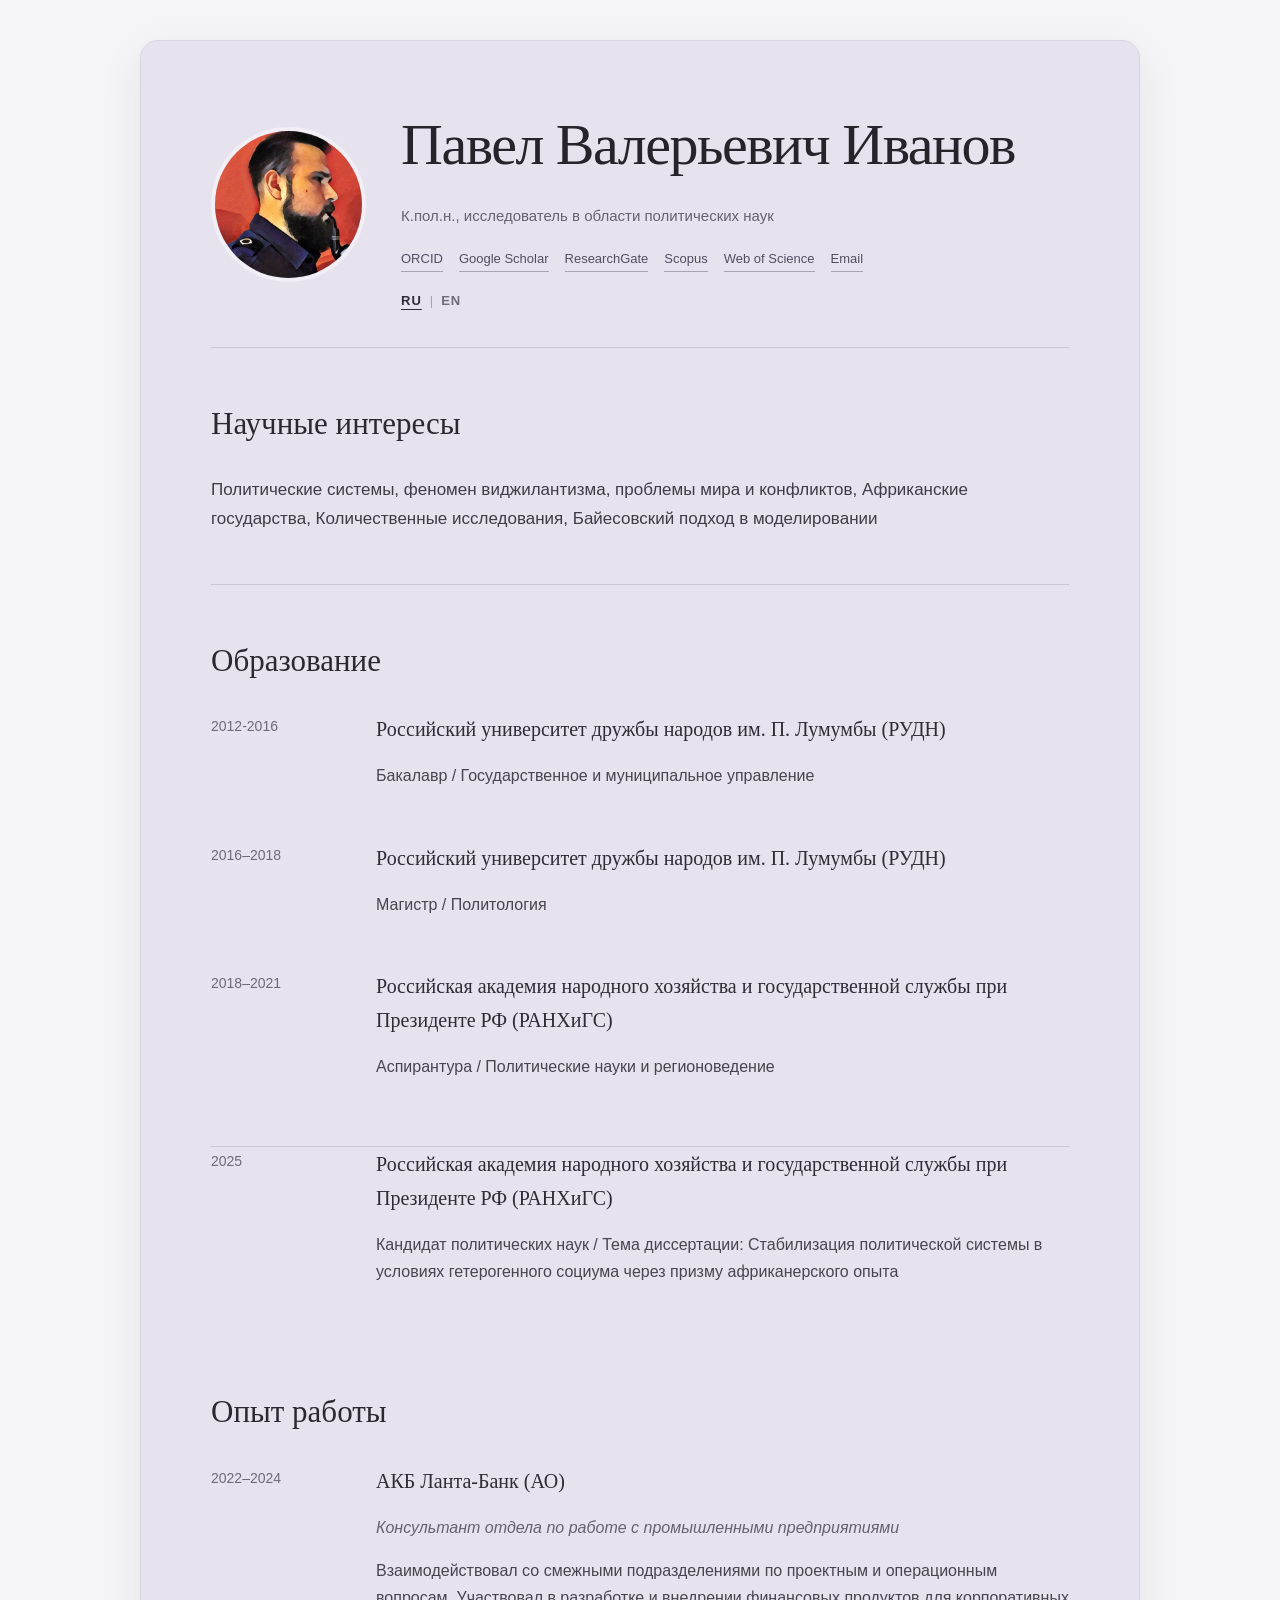
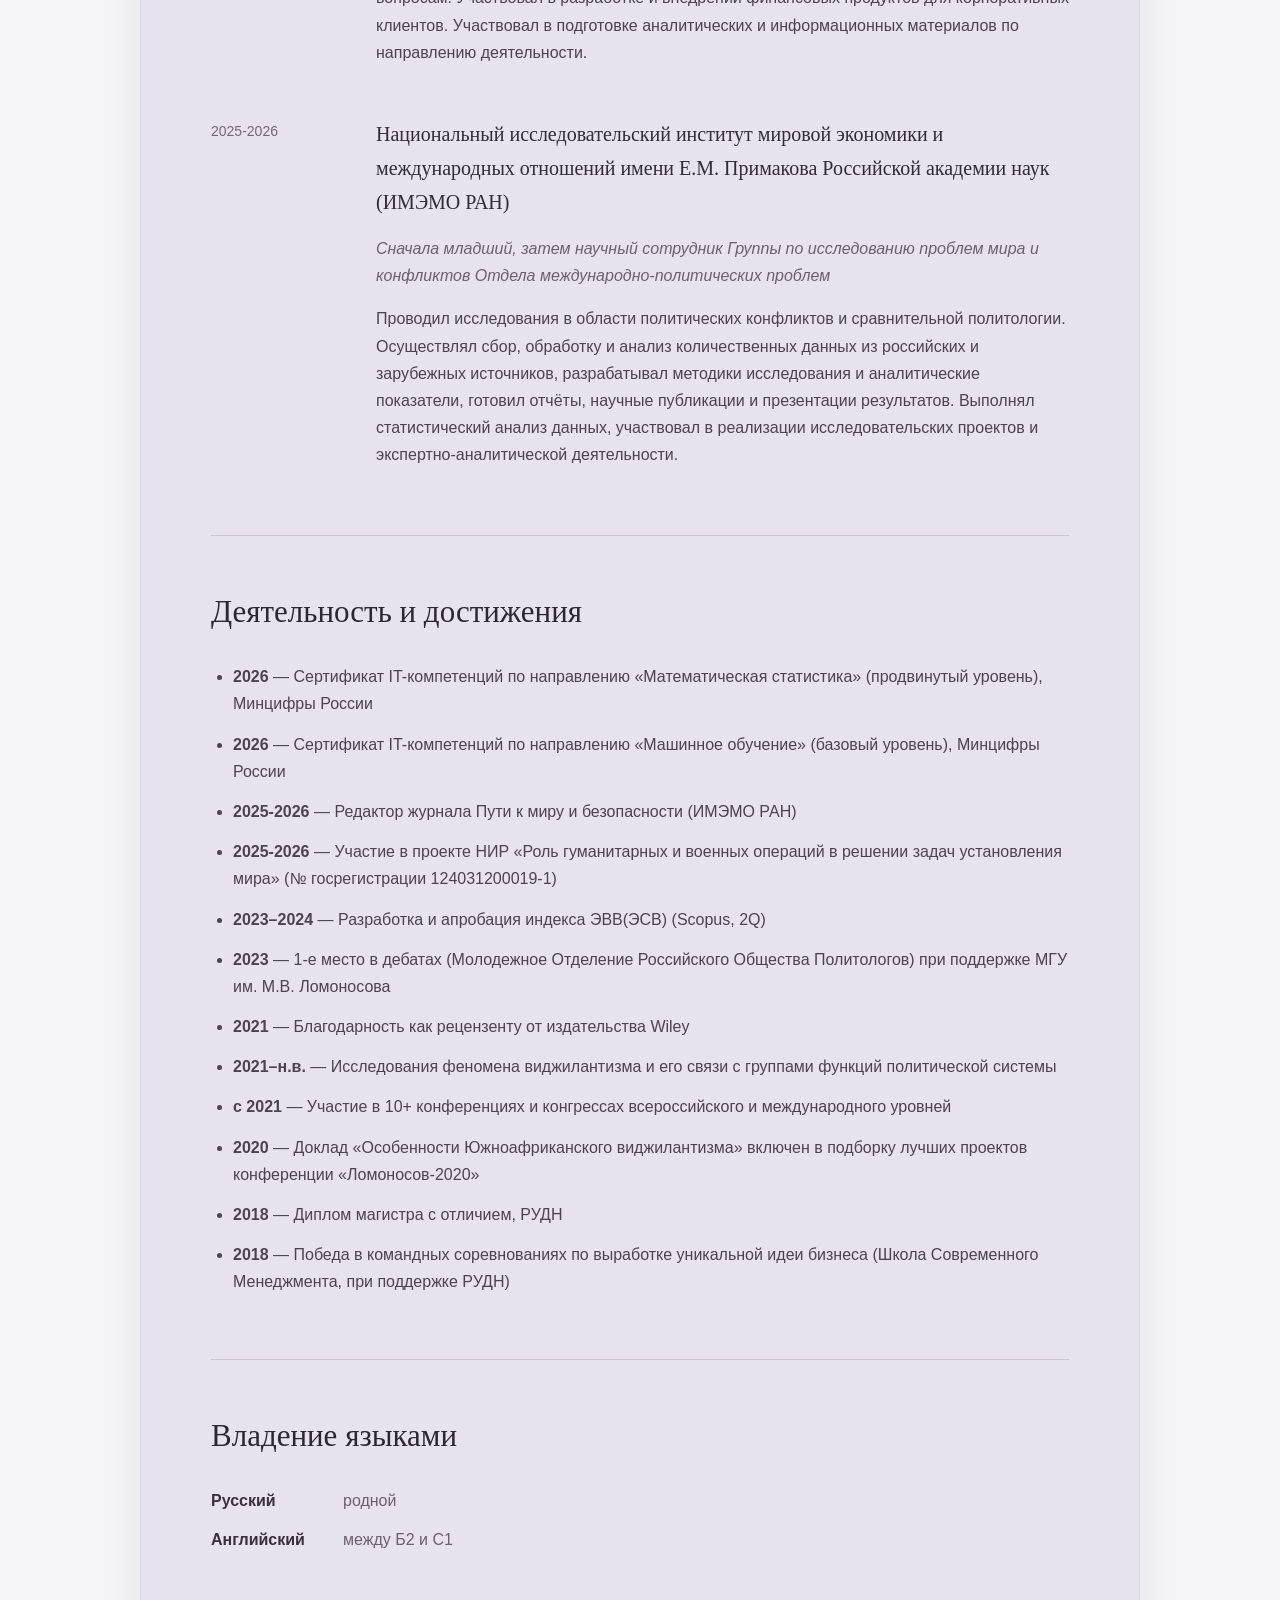
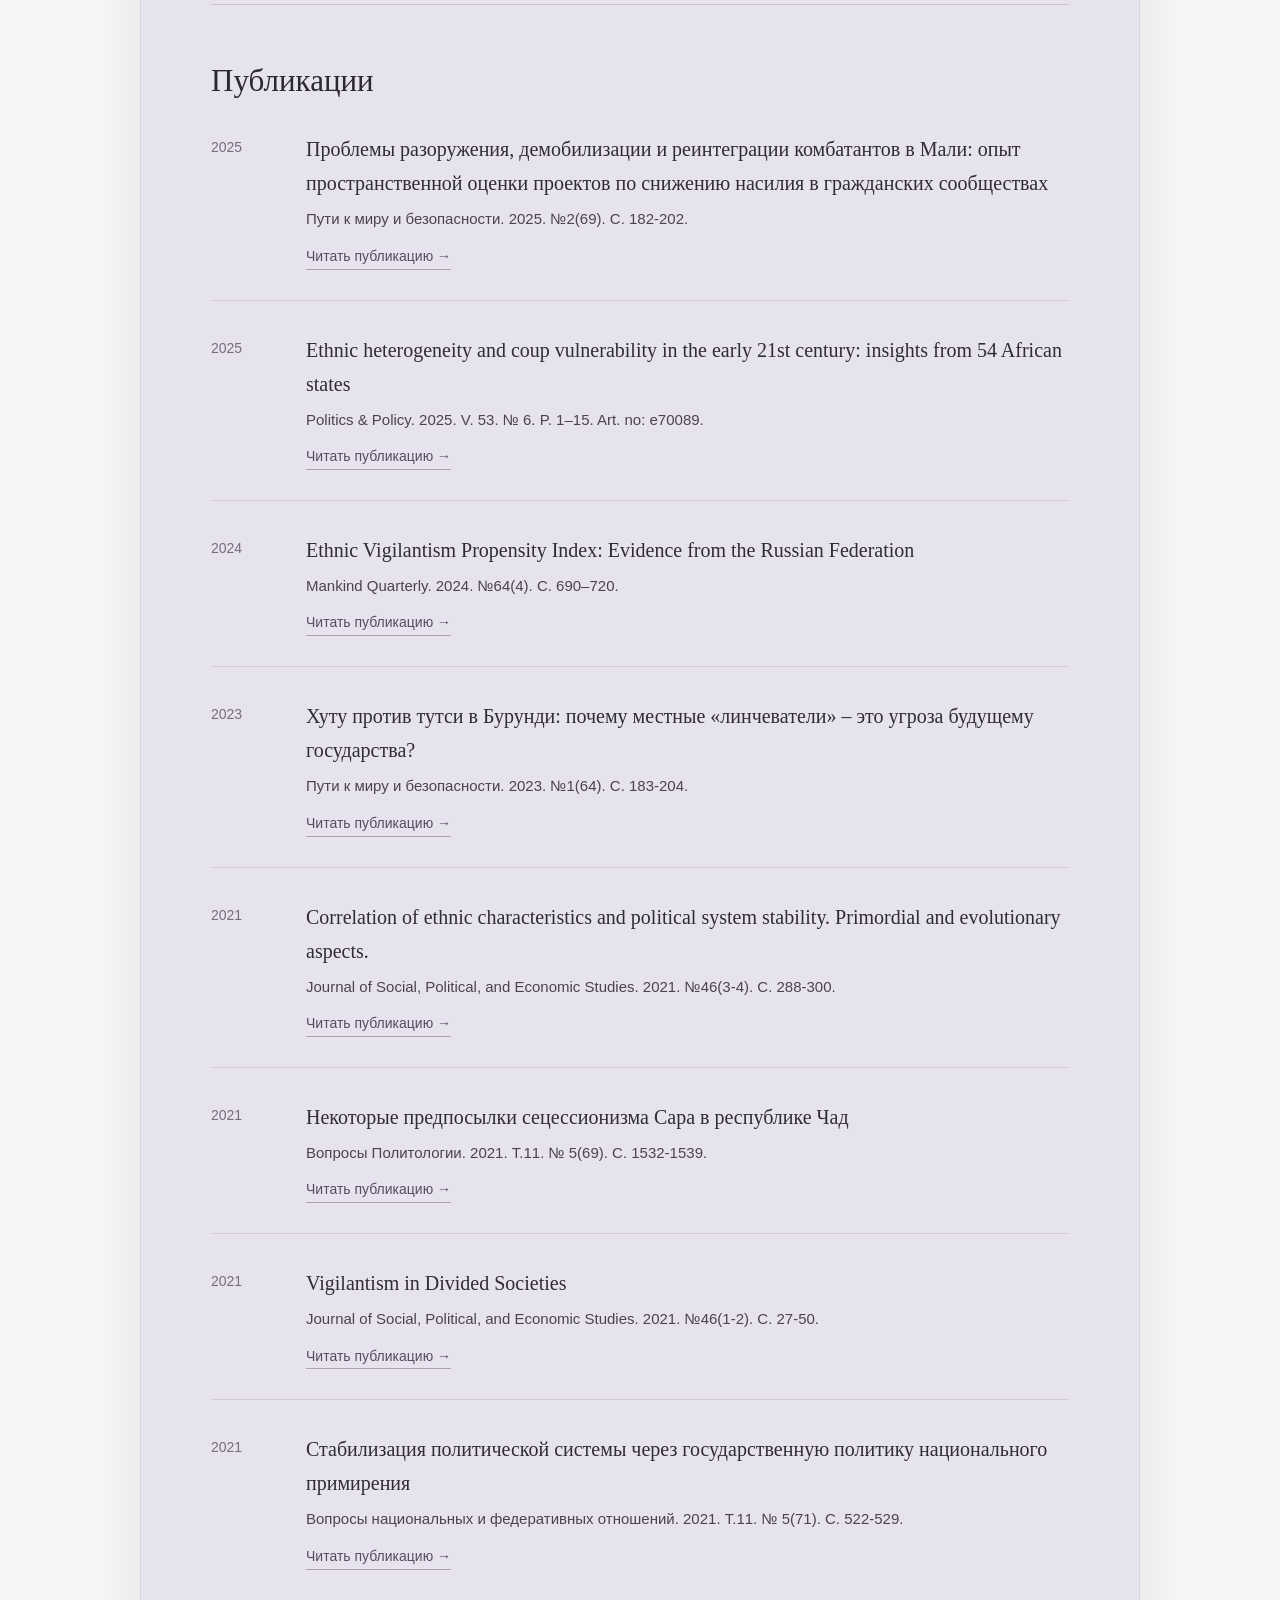
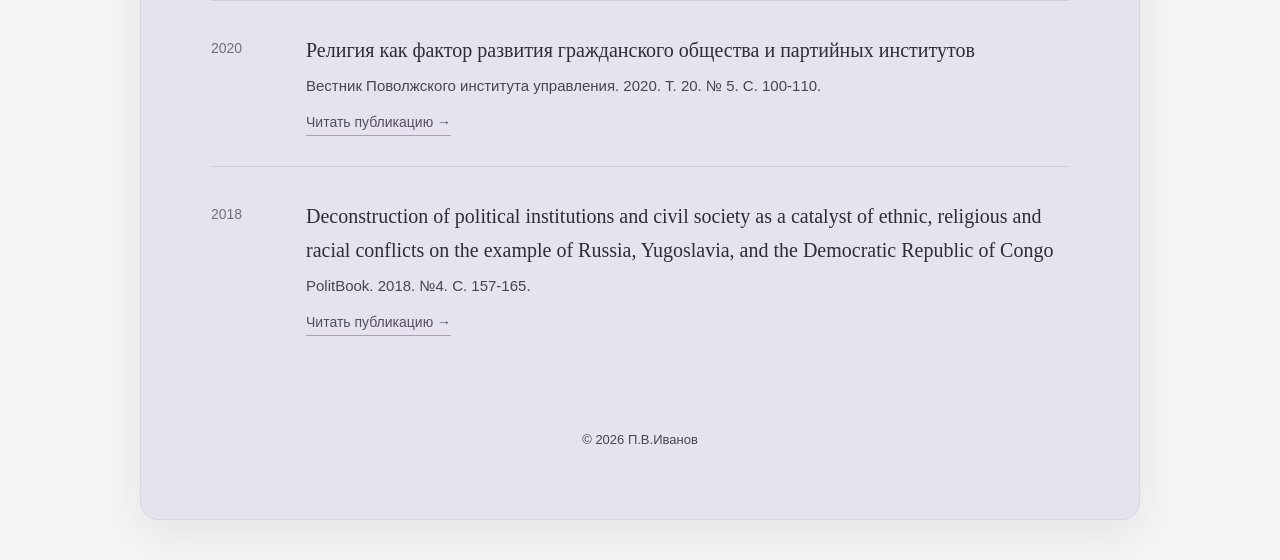
<file: index.html>
<!DOCTYPE html>
<html lang="ru">

<head>

    <meta charset="UTF-8">

    <meta name="viewport" content="width=device-width, initial-scale=1.0">

    <!-- ВСТАВЬТЕ СЮДА ФИО -->
    <title>Иванов Павел Валерьевич</title>

    <!-- ВСТАВЬТЕ СЮДА КРАТКОЕ ОПИСАНИЕ -->
    <meta
        name="description"
        content=" К.пол. н., исследователь в области политических наук."
    >

    <link rel="stylesheet" href="style.css">

</head>


<body>


<div class="page">


    <!-- =====================================================
         ШАПКА
         ===================================================== -->

    <header class="header">


        <!-- ФОТО
             
             Когда будете готовы:

             1. Загрузите фотографию в репозиторий.
             2. Назовите её photo.jpg
             3. Этот код уже будет работать автоматически.

             Пока вместо фотографии показывается заглушка.
        -->

        <div class="photo-container">

            <img
                src="photo.jpg"
                alt="Фотография Иванов П.В."
                class="portrait"
                onerror="this.style.display='none'; this.nextElementSibling.style.display='flex';"
            >

            <div class="photo-placeholder">
                Фото
            </div>

        </div>


        <div class="header-info">


            <!-- ВСТАВЬТЕ СЮДА ФИО -->

            <h1>
                Павел Валерьевич Иванов
            </h1>


            <!-- ВСТАВЬТЕ СЮДА ОБЛАСТЬ ИССЛЕДОВАНИЯ -->

            <p class="subtitle">
                К.пол.н., исследователь в области политических наук
            </p>


            <!-- =================================================
                 НАУЧНЫЕ ПРОФИЛИ И КОНТАКТЫ
                 ================================================= -->

            <div class="profile-links">


                <!-- ORCID -->

                <!--
                ВСТАВЬТЕ СЮДА ССЫЛКУ НА ORCID

                Пример:
                https://orcid.org/0000-0000-0000-0000
                -->

                <a
                    href="https://orcid.org/0000-0003-1788-8811"
                    target="_blank"
                    rel="noopener noreferrer"
                >
                    ORCID
                </a>


                <!-- eLIBRARY -->

                <!-- ВСТАВЬТЕ СЮДА ССЫЛКУ НА ПРОФИЛЬ ELIBRARY -->

                <a
                    href="https://scholar.google.com/citations?user=h2rFX0IAAAAJ"
                    target="_blank"
                    rel="noopener noreferrer"
                >
                    Google Scholar
                </a>

                <a
                    href="https://www.researchgate.net/profile/Pavel-Ivanov-24"
                    target="_blank"
                    rel="noopener noreferrer"
                >
                    ResearchGate
                </a>

                <!-- SCOPUS -->

                <!-- ВСТАВЬТЕ СЮДА ССЫЛКУ НА ПРОФИЛЬ SCOPUS -->

                <a
                    href="https://www.scopus.com/authid/detail.uri?authorId=57224173885"
                    target="_blank"
                    rel="noopener noreferrer"
                >
                    Scopus
                </a>


                <!-- WEB OF SCIENCE -->

                <!-- ВСТАВЬТЕ СЮДА ССЫЛКУ НА ПРОФИЛЬ WEB OF SCIENCE -->

                <a
                    href="https://www.webofscience.com/wos/author/record/AEA-2427-2022"
                    target="_blank"
                    rel="noopener noreferrer"
                >
                    Web of Science
                </a>


                <!-- EMAIL -->

                <!--
                ВСТАВЬТЕ СЮДА СВОЮ ПОЧТУ.

                Например:

                href="mailto:ivanov@example.com"

                и ниже:

                ivanov@example.com
                -->

                <a href="mailto:pashuniogaucho@email.com">
                    Email
                </a>


            </div>


            <!-- ПЕРЕКЛЮЧАТЕЛЬ ЯЗЫКА -->

            <div class="language-switch">

                <a class="active" href="index.html">
                    RU
                </a>

                <span>|</span>

                <a href="./en.html">
                    EN
                </a>

            </div>


        </div>

    </header>



    <!-- =====================================================
         НАУЧНЫЕ ИНТЕРЕСЫ
         ===================================================== -->

    <section>

        <h2>
            Научные интересы
        </h2>


        <!--
        ВСТАВЬТЕ СЮДА СВОИ ИНТЕРЕСЫ.

        Можно просто перечислить через запятую:

        История ..., культура ..., литература ...,
        цифровая гуманитаристика ...
        -->

        <p class="interests">
            Политические системы, феномен виджилантизма, проблемы мира и конфликтов, Африканские государства, Количественные исследования, Байесовский подход в моделировании
        </p>

    </section>



    <!-- =====================================================
         ОБРАЗОВАНИЕ
         ===================================================== -->

    <section>

        <h2>
            Образование
        </h2>


        <!-- ОБРАЗОВАНИЕ №1 -->

        <div class="cv-item">

            <!-- ВСТАВЬТЕ ГОДЫ -->

            <div class="cv-date">
                2012-2016
            </div>

            <div>

                <!-- ВСТАВЬТЕ НАЗВАНИЕ ВУЗА -->

                <h3>
                    Российский университет дружбы народов им. П. Лумумбы (РУДН)
                </h3>

                <!-- ВСТАВЬТЕ КВАЛИФИКАЦИЮ -->

                <p>
                    Бакалавр / Государственное и муниципальное управление
                </p>

            </div>

        </div>


        <!-- ОБРАЗОВАНИЕ №2 -->

        <div class="cv-item">

            <div class="cv-date">
                2016–2018
            </div>

            <div>

                <h3>
                    Российский университет дружбы народов им. П. Лумумбы (РУДН)
                </h3>

                <p>
                    Магистр / Политология
                </p>

            </div>

        </div>


        <!-- ОБРАЗОВАНИЕ №3 -->

        <div class="cv-item">

            <div class="cv-date">
                2018–2021
            </div>

            <div>

                <h3>
                    Российская академия народного хозяйства и государственной службы при Президенте РФ (РАНХиГС)
                </h3>

                <p>
                    Аспирантура / Политические науки и регионоведение
                </p>

            </div>

        </div>

    </section>

   <!-- ОБРАЗОВАНИЕ №4 -->

        <div class="cv-item">

            <div class="cv-date">
                2025
            </div>

            <div>

                <h3>
                    Российская академия народного хозяйства и государственной службы при Президенте РФ (РАНХиГС)
                </h3>

                <p>
                    Кандидат политических наук / Тема диссертации: Стабилизация политической системы в условиях гетерогенного социума через призму африканерского опыта
                </p>

            </div>

        </div>

    </section>


    <!-- =====================================================
         ОПЫТ РАБОТЫ
         ===================================================== -->

    <section>

        <h2>
            Опыт работы
        </h2>


        <!-- РАБОТА №1 -->

        <div class="cv-item">

    <div class="cv-date">
        2022–2024
    </div>

    <div>

        <h3>
            АКБ Ланта-Банк (АО)
        </h3>

        <p class="position">
            Консультант отдела по работе с промышленными предприятиями
        </p>

        <p>
            Взаимодействовал со смежными подразделениями по проектным и операционным вопросам. Участвовал в разработке и внедрении финансовых продуктов для корпоративных клиентов. Участвовал в подготовке аналитических и информационных материалов по направлению деятельности.
        </p>

    </div>

</div>


        <!-- РАБОТА №2 -->

        <div class="cv-item">

    <div class="cv-date">
        2025-2026
    </div>

    <div>

        <h3>
            Национальный исследовательский институт мировой экономики и международных отношений имени Е.М. Примакова Российской академии наук (ИМЭМО РАН)
        </h3>

        <p class="position">
            Сначала младший, затем научный сотрудник Группы по исследованию проблем мира и конфликтов Отдела международно-политических проблем
        </p>

        <p>
            Проводил исследования в области политических конфликтов и сравнительной политологии. Осуществлял сбор, обработку и анализ количественных данных из российских и зарубежных источников, разрабатывал методики исследования и аналитические показатели, готовил отчёты, научные публикации и презентации результатов. Выполнял статистический анализ данных, участвовал в реализации исследовательских проектов и экспертно-аналитической деятельности.
        </p>

    </div>

</div>

    </section>


            <!-- =====================================================
         ДЕЯТЕЛЬНОСТЬ И ДОСТИЖЕНИЯ
         ===================================================== -->

    <section>

        <h2>
            Деятельность и достижения
        </h2>

        <ul class="achievements">

            <li>
                <strong>2026</strong>
                — Сертификат IT-компетенций по направлению «Математическая статистика» (продвинутый уровень), Минцифры России
            </li>

            <li>
                <strong>2026</strong>
                — Сертификат IT-компетенций по направлению «Машинное обучение» (базовый уровень), Минцифры России
            </li>
<li>
                <strong>2025-2026</strong>
                — Редактор журнала Пути к миру и безопасности (ИМЭМО РАН)
            </li>

            <li>
                <strong>2025-2026</strong>
                — Участие в проекте НИР «Роль гуманитарных и военных операций в решении задач установления мира» (№ госрегистрации 124031200019-1)
            </li>

            <li>
                <strong>2023–2024</strong>
                — Разработка и апробация индекса ЭВВ(ЭСВ) (Scopus, 2Q)
            </li>

            <li>
                <strong>2023</strong>
                — 1-е место в дебатах (Молодежное Отделение Российского Общества Политологов) при поддержке МГУ им. М.В. Ломоносова
            </li>

            <li>
                <strong>2021</strong>
                — Благодарность как рецензенту от издательства Wiley
            </li>

            <li>
                <strong>2021–н.в.</strong>
                — Исследования феномена виджилантизма и его связи с группами функций политической системы
            </li>

            <li>
                <strong>с 2021</strong>
                — Участие в 10+ конференциях и конгрессах всероссийского и международного уровней
            </li>

            <li>
                <strong>2020</strong>
                — Доклад «Особенности Южноафриканского виджилантизма» включен в подборку лучших проектов конференции «Ломоносов-2020»
            </li>

            <li>
                <strong>2018</strong>
                — Диплом магистра с отличием, РУДН
            </li>

            <li>
                <strong>2018</strong>
                — Победа в командных соревнованиях по выработке уникальной идеи бизнеса (Школа Современного Менеджмента, при поддержке РУДН)
            </li>

        </ul>

    </section>

    <!-- =====================================================
         ЯЗЫКИ
         ===================================================== -->

    <section>

        <h2>
            Владение языками
        </h2>


        <!--
        ВСТАВЬТЕ СЮДА ЯЗЫКИ.

        Например:

        Русский — родной
        Английский — C1
        Немецкий — B1
        -->

        <div class="languages">

            <div>
                <strong>Русский</strong>
                <span>родной</span>
            </div>

            <div>
                <strong>Английский</strong>
                <span>между Б2 и С1</span>
            </div>

        </div>

    </section>



    <!-- =====================================================
         ПУБЛИКАЦИИ
         ===================================================== -->

   <section>

        <h2>
            Публикации
        </h2>

        <div class="publications">

            <!-- =============================================
                 ПУБЛИКАЦИЯ №1
                 ============================================= -->
            <article class="publication">
                <div class="publication-year">
                    2025
                </div>
                <div>
                    <h3>
                        Проблемы разоружения, демобилизации и реинтеграции комбатантов в Мали: опыт пространственной оценки проектов по снижению насилия в гражданских сообществах
                    </h3>
                    <p>
                        Пути к миру и безопасности. 2025. №2(69). С. 182-202.
                    </p>
                    <a
                        class="publication-link"
                        href="https://doi.org/10.20542/2307-1494-2025-2-182-202"
                        target="_blank"
                        rel="noopener noreferrer"
                    >
                        Читать публикацию →
                    </a>
                </div>
            </article>

            <!-- =============================================
                 ПУБЛИКАЦИЯ №2
                 ============================================= -->
            <article class="publication">
                <div class="publication-year">
                    2025
                </div>
                <div>
                    <h3>
                        Ethnic heterogeneity and coup vulnerability in the early 21st century: insights from 54 African states
                    </h3>
                    <p>
                        Politics & Policy. 2025. V. 53. № 6. P. 1–15. Art. no: e70089.
                    </p>
                    <a
                        class="publication-link"
                        href="https://doi.org/10.1111/polp.70089"
                        target="_blank"
                        rel="noopener noreferrer"
                    >
                        Читать публикацию →
                    </a>
                </div>
            </article>

            <!-- =============================================
                 ПУБЛИКАЦИЯ №3
                 ============================================= -->
            <article class="publication">
                <div class="publication-year">
                    2024
                </div>
                <div>
                    <h3>
                        Ethnic Vigilantism Propensity Index: Evidence from the Russian Federation
                    </h3>
                    <p>
                        Mankind Quarterly. 2024. №64(4). С. 690–720.
                    </p>
                    <a
                        class="publication-link"
                        href="https://doi.org/10.46469/mq.2024.64.4.7"
                        target="_blank"
                        rel="noopener noreferrer"
                    >
                        Читать публикацию →
                    </a>
                </div>
            </article>

            <!-- =============================================
                 ПУБЛИКАЦИЯ №4
                 ============================================= -->
            <article class="publication">
                <div class="publication-year">
                    2023
                </div>
                <div>
                    <h3>
                        Хуту против тутси в Бурунди: почему местные «линчеватели» – это угроза будущему государства?
                    </h3>
                    <p>
                        Пути к миру и безопасности. 2023. №1(64). С. 183-204.
                    </p>
                    <a
                        class="publication-link"
                        href="https://doi.org/10.20542/2307-1494-2023-1-183-204"
                        target="_blank"
                        rel="noopener noreferrer"
                    >
                        Читать публикацию →
                    </a>
                </div>
            </article>

            <!-- =============================================
                 ПУБЛИКАЦИЯ №5
                 ============================================= -->
            <article class="publication">
                <div class="publication-year">
                    2021
                </div>
                <div>
                    <h3>
                        Correlation of ethnic characteristics and political system stability. Primordial and evolutionary aspects.
                    </h3>
                    <p>
                        Journal of Social, Political, and Economic Studies. 2021. №46(3-4). С. 288-300.
                    </p>
                    <a
                        class="publication-link"
                        href="https://www.researchgate.net/publication/351050471_Correlation_of_Ethnic_Characteristics_and_Stability_of_Political_Systems_Primordial_and_Evolutionary_Aspects"
                        target="_blank"
                        rel="noopener noreferrer"
                    >
                        Читать публикацию →
                    </a>
                </div>
            </article>

            <!-- =============================================
                 ПУБЛИКАЦИЯ №6
                 ============================================= -->
            <article class="publication">
                <div class="publication-year">
                    2021
                </div>
                <div>
                    <h3>
                        Некоторые предпосылки сецессионизма Сара в республике Чад
                    </h3>
                    <p>
                        Вопросы Политологии. 2021. Т.11. № 5(69). С. 1532-1539.
                    </p>
                    <a
                        class="publication-link"
                        href="https://www.researchgate.net/publication/351083549_Several_prerequisites_of_Sara's_secessionism_in_Chad_Republic"
                        target="_blank"
                        rel="noopener noreferrer"
                    >
                        Читать публикацию →
                    </a>
                </div>
            </article>

            <!-- =============================================
                 ПУБЛИКАЦИЯ №7
                 ============================================= -->
            <article class="publication">
                <div class="publication-year">
                    2021
                </div>
                <div>
                    <h3>
                        Vigilantism in Divided Societies
                    </h3>
                    <p>
                        Journal of Social, Political, and Economic Studies. 2021. №46(1-2). С. 27-50.
                    </p>
                    <a
                        class="publication-link"
                        href="https://www.researchgate.net/publication/350849089_Vigilantism_in_Divided_Societies"
                        target="_blank"
                        rel="noopener noreferrer"
                    >
                        Читать публикацию →
                    </a>
                </div>
            </article>

            <!-- =============================================
                 ПУБЛИКАЦИЯ №8
                 ============================================= -->
            <article class="publication">
                <div class="publication-year">
                    2021
                </div>
                <div>
                    <h3>
                        Стабилизация политической системы через государственную политику национального примирения
                    </h3>
                    <p>
                        Вопросы национальных и федеративных отношений. 2021. Т.11. № 5(71). С. 522-529.
                    </p>
                    <a
                        class="publication-link"
                        href="https://www.researchgate.net/publication/349752471_Stabilization_of_Political_System_Through_the_State_Policy_of_National_Reconciliation"
                        target="_blank"
                        rel="noopener noreferrer"
                    >
                        Читать публикацию →
                    </a>
                </div>
            </article>

            <!-- =============================================
                 ПУБЛИКАЦИЯ №9
                 ============================================= -->
            <article class="publication">
                <div class="publication-year">
                    2020
                </div>
                <div>
                    <h3>
                        Религия как фактор развития гражданского общества и партийных институтов
                    </h3>
                    <p>
                        Вестник Поволжского института управления. 2020. Т. 20. № 5. С. 100-110.
                    </p>
                    <a
                        class="publication-link"
                        href="https://doi.org/10.22394/1682-2358-2020-5-100-110"
                        target="_blank"
                        rel="noopener noreferrer"
                    >
                        Читать публикацию →
                    </a>
                </div>
            </article>

            <!-- =============================================
                 ПУБЛИКАЦИЯ №10
                 ============================================= -->
            <article class="publication">
                <div class="publication-year">
                    2018
                </div>
                <div>
                    <h3>
                        Deconstruction of political institutions and civil society as a catalyst of ethnic, religious and racial conflicts on the example of Russia, Yugoslavia, and the Democratic Republic of Congo
                    </h3>
                    <p>
                        PolitBook. 2018. №4. С. 157-165.
                    </p>
                    <a
                        class="publication-link"
                        href="https://www.researchgate.net/publication/337103749_Deconstruction_of_political_institutions_and_civil_society_as_a_catalyst_of_ethnic_religious_and_racial_conflicts_on_the_example_of_Russia_Yugoslavia_and_the_democratic_Republic_of_Congo"
                        target="_blank"
                        rel="noopener noreferrer"
                    >
                        Читать публикацию →
                    </a>
                </div>
            </article>

        </div>
    </section>



    <!-- =====================================================
         ПОДВАЛ
         ===================================================== -->

    <footer>

        <!-- ВСТАВЬТЕ СЮДА ФИО -->

        <p>
            © 2026 П.В.Иванов
        </p>

    </footer>


</div>


</body>

</html>
</file>
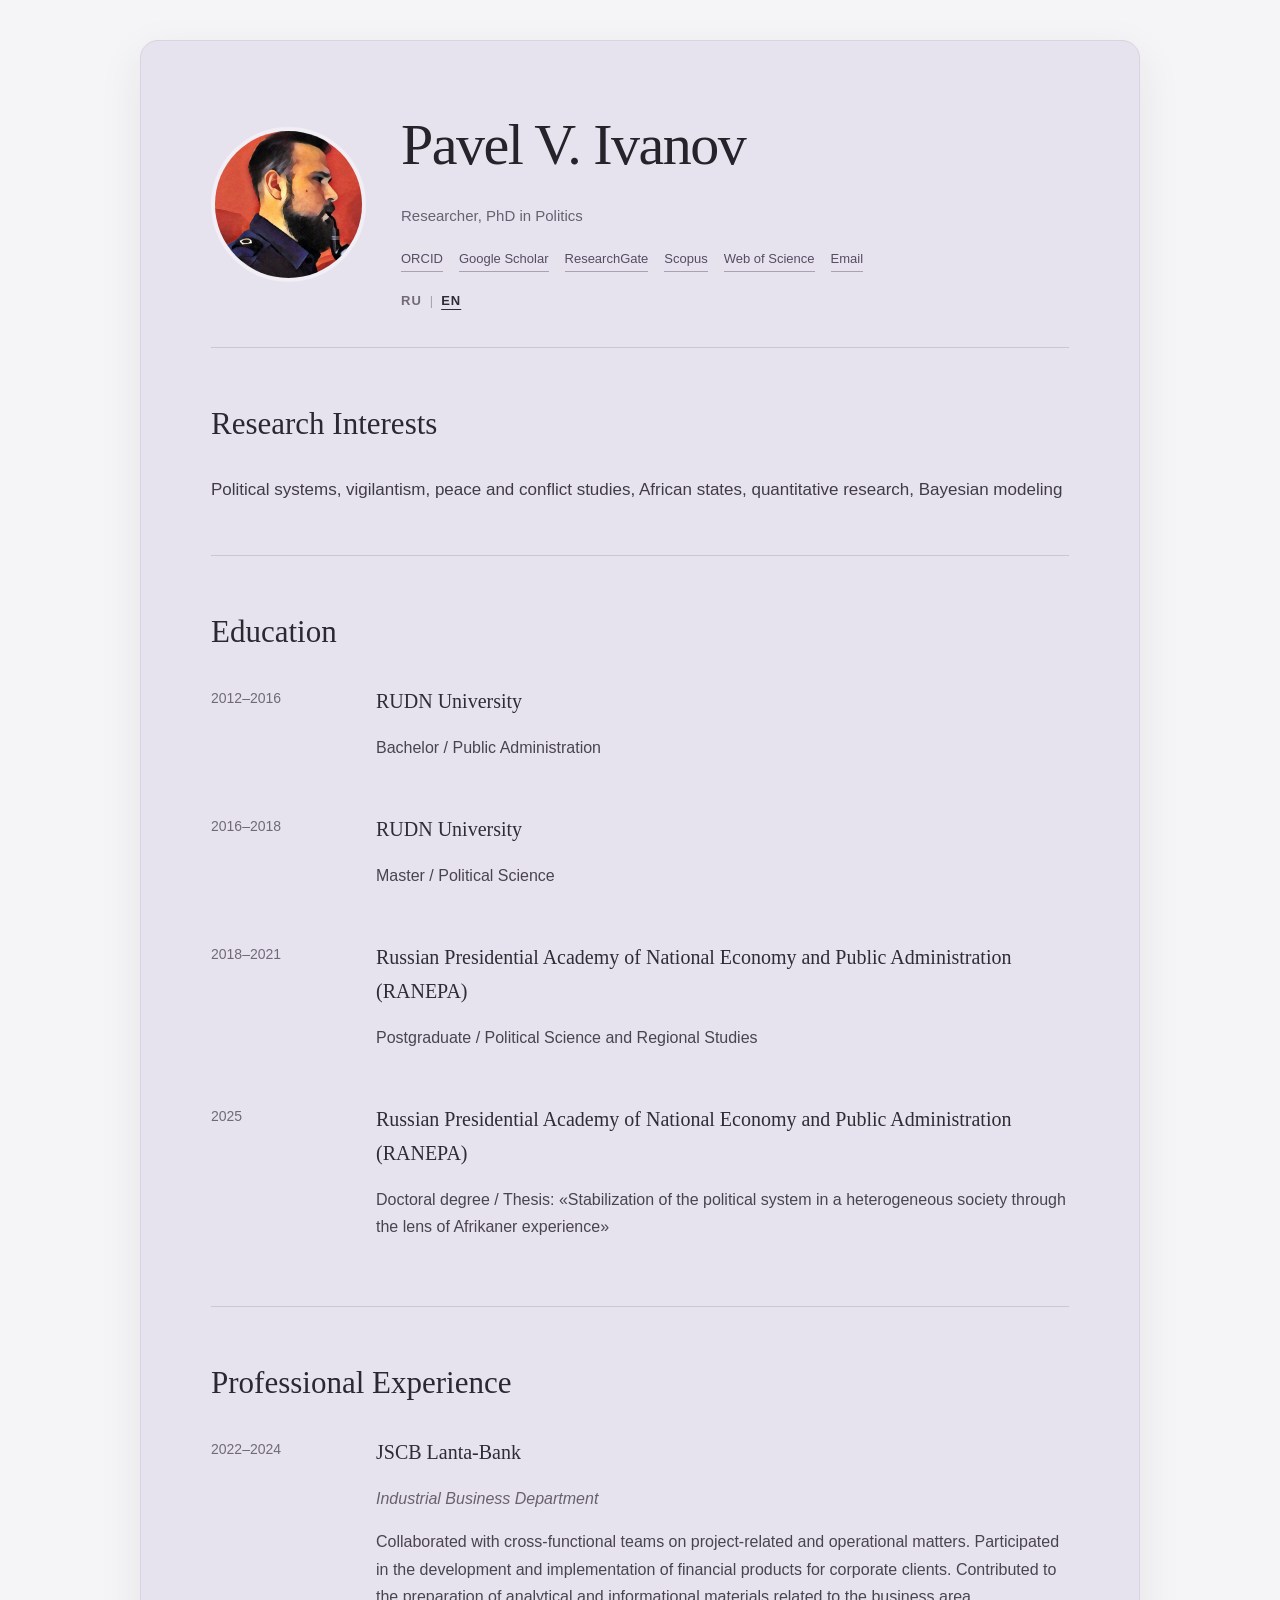
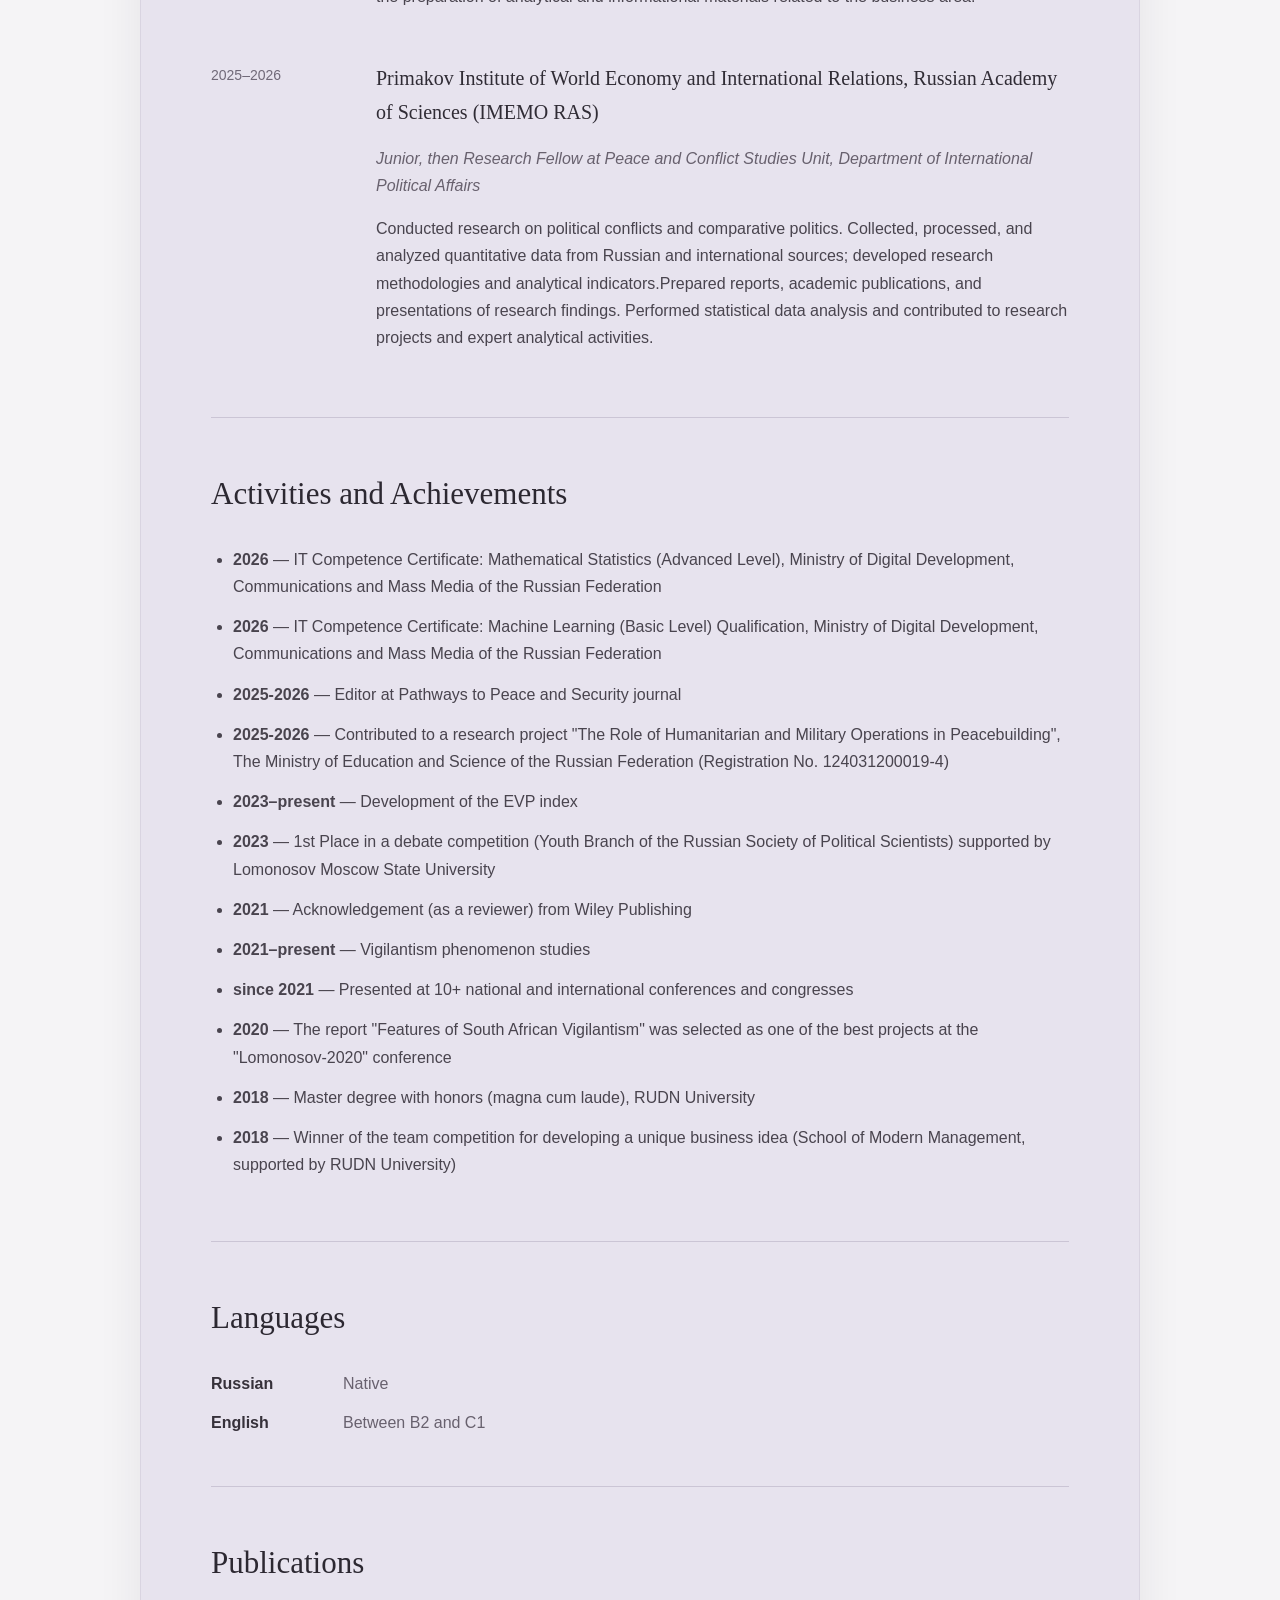
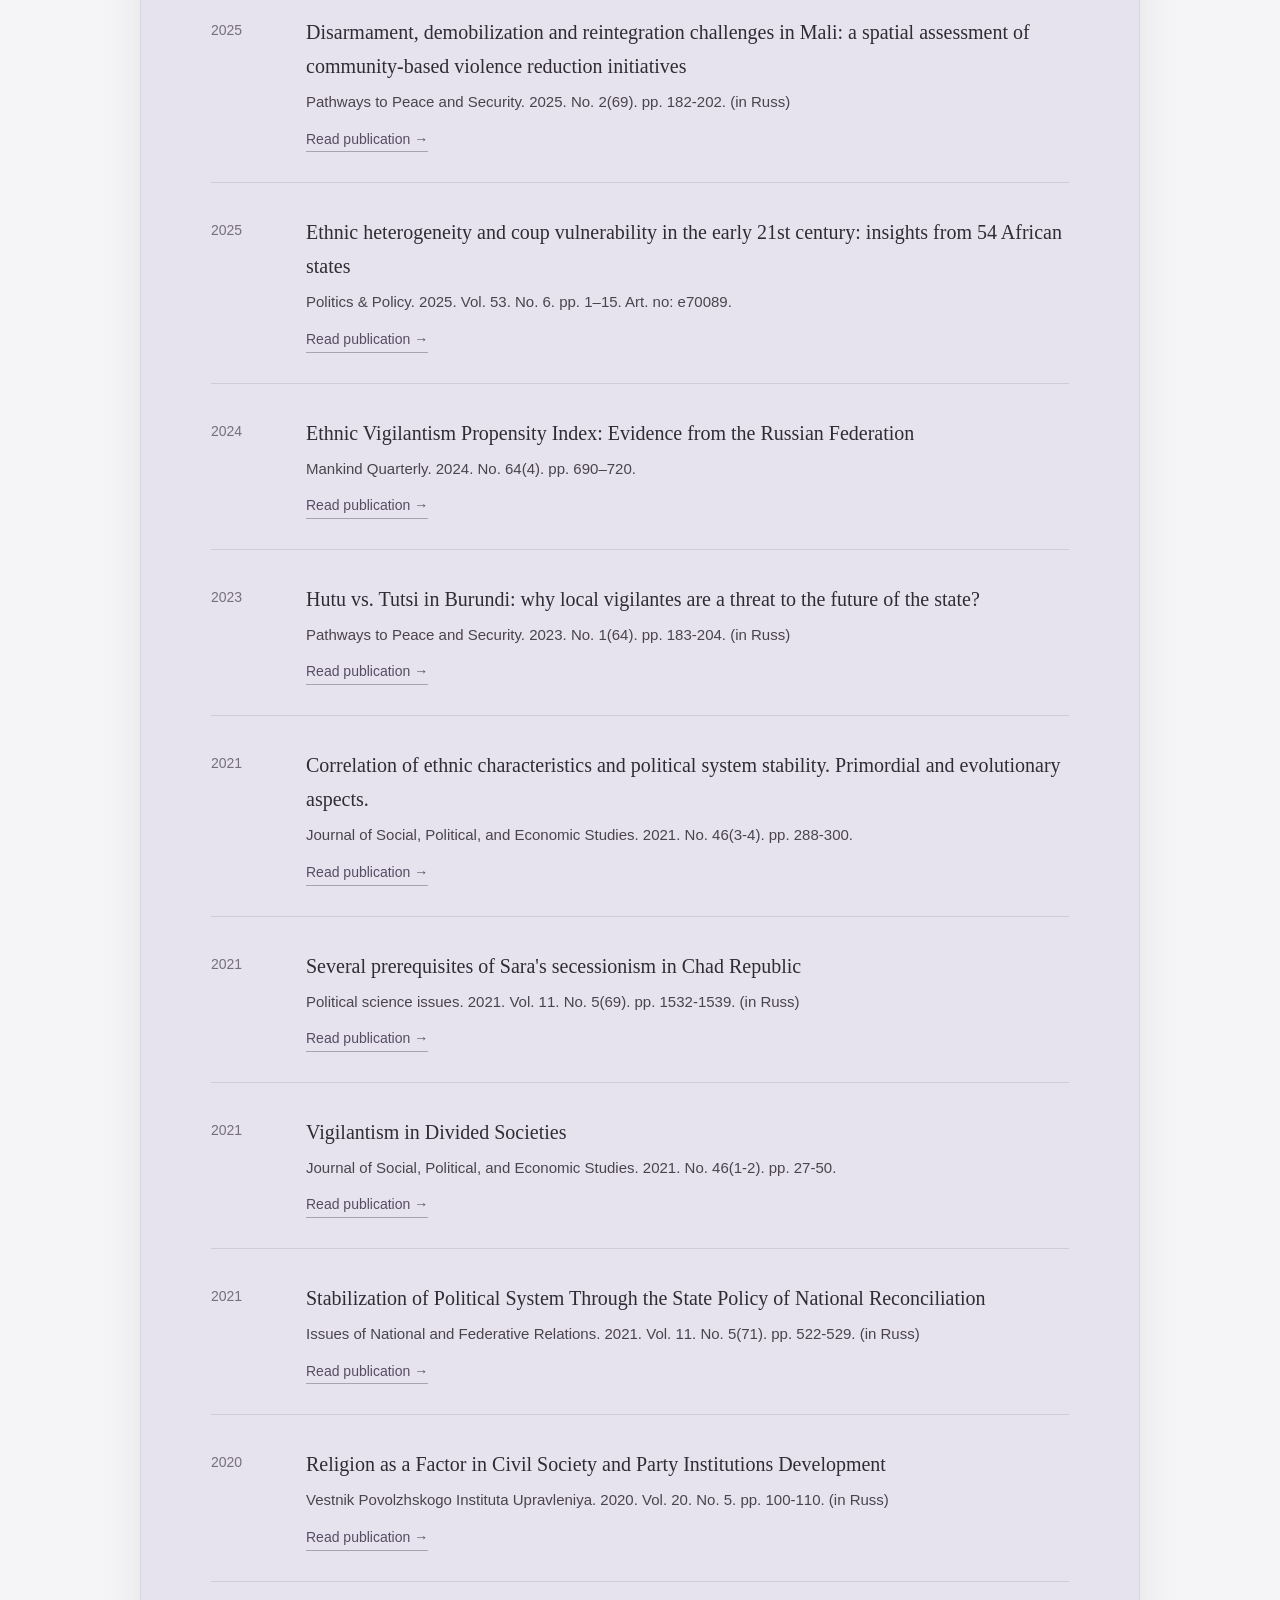
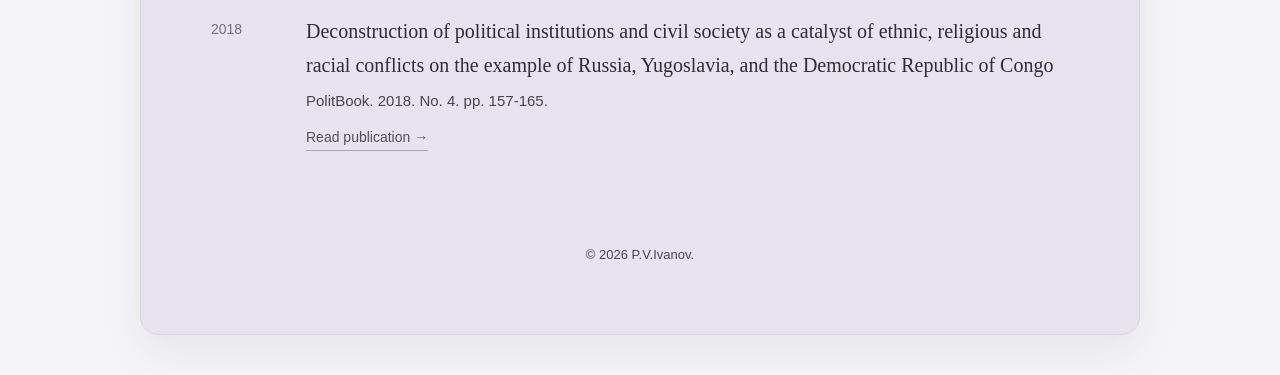
<file: en.html>
<!DOCTYPE html>
<html lang="en">

<head>

    <meta charset="UTF-8">

    <meta name="viewport" content="width=device-width, initial-scale=1.0">

    <!-- INSERT YOUR NAME -->

    <title>Pavel V. Ivanov</title>


    <!-- INSERT YOUR RESEARCH FIELD -->

    <meta
        name="description"
        content="Pavel V. Ivanov — Researcher, PhD in Politics."
    >


    <link rel="stylesheet" href="style.css">

</head>


<body>


<div class="page">


    <!-- =====================================================
         HEADER
         ===================================================== -->

    <header class="header">


        <div class="photo-container">

            <img
                src="photo.jpg"
                alt="Pavel V. Ivanov"
                class="portrait"
                onerror="this.style.display='none'; this.nextElementSibling.style.display='flex';"
            >

            <div class="photo-placeholder">
                Photo
            </div>

        </div>


        <div class="header-info">


            <!-- INSERT YOUR NAME -->

            <h1>
                Pavel V. Ivanov
            </h1>


            <!-- INSERT YOUR RESEARCH FIELD -->

            <p class="subtitle">
                Researcher, PhD in Politics
            </p>


            <!-- =================================================
                 ACADEMIC PROFILES AND CONTACT
                 ================================================= -->

            <div class="profile-links">


                <!-- ORCID -->

                <!-- INSERT YOUR ORCID PROFILE URL -->

                <a
                    href="https://orcid.org/0000-0003-1788-8811"
                    target="_blank"
                    rel="noopener noreferrer"
                >
                    ORCID
                </a>


                <!-- eLIBRARY -->

                <!-- INSERT YOUR ELIBRARY PROFILE URL -->

                <a
                    href="https://scholar.google.com/citations?user=h2rFX0IAAAAJ"
                    target="_blank"
                    rel="noopener noreferrer"
                >
                    Google Scholar
                </a>
<a
                    href="https://www.researchgate.net/profile/Pavel-Ivanov-24"
                    target="_blank"
                    rel="noopener noreferrer"
                >
                    ResearchGate
                </a>

                <!-- SCOPUS -->

                <!-- INSERT YOUR SCOPUS PROFILE URL -->

                <a
                    href="https://www.scopus.com/authid/detail.uri?authorId=57224173885"
                    target="_blank"
                    rel="noopener noreferrer"
                >
                    Scopus
                </a>


                <!-- WEB OF SCIENCE -->

                <!-- INSERT YOUR WEB OF SCIENCE PROFILE URL -->

                <a
                    href="https://www.webofscience.com/wos/author/record/AEA-2427-2022"
                    target="_blank"
                    rel="noopener noreferrer"
                >
                    Web of Science
                </a>


                <!-- EMAIL -->

                <!-- INSERT YOUR EMAIL -->

                <a href="mailto:pashuniogaucho@email.com">
                    Email
                </a>


            </div>


            <!-- LANGUAGE SWITCH -->

            <div class="language-switch">

                <a href="index.html">
                    RU
                </a>

                <span>|</span>

                <a class="active" href="en.html">
                    EN
                </a>

            </div>


        </div>

    </header>



    <!-- =====================================================
         RESEARCH INTERESTS
         ===================================================== -->

    <section>

        <h2>
            Research Interests
        </h2>


        <!-- INSERT YOUR RESEARCH INTERESTS -->

        <p class="interests">
            Political systems, vigilantism, peace and conflict studies, African states, quantitative research, Bayesian modeling
        </p>

    </section>



    <!-- =====================================================
         EDUCATION
         ===================================================== -->

    <section>

        <h2>
            Education
        </h2>


        <!-- EDUCATION №1 -->

        <div class="cv-item">

            <!-- INSERT YEARS -->

            <div class="cv-date">
                2012–2016
            </div>

            <div>

                <!-- INSERT UNIVERSITY -->

                <h3>
                    RUDN University
                </h3>

                <!-- INSERT DEGREE / QUALIFICATION -->

                <p>
                    Bachelor / Public Administration
                </p>

            </div>

        </div>


        <!-- EDUCATION №2 -->

        <div class="cv-item">

            <div class="cv-date">
                2016–2018
            </div>

            <div>

                <h3>
                    RUDN University
                </h3>

                <p>
                    Master / Political Science
                </p>

            </div>

        </div>


        <!-- EDUCATION №3 -->

        <div class="cv-item">

            <div class="cv-date">
                2018–2021
            </div>

            <div>

                <h3>
                    Russian Presidential Academy of National Economy and Public Administration (RANEPA)
                </h3>

                <p>
                    Postgraduate  / Political Science and Regional Studies
                </p>

            </div>

        </div>


        <!-- EDUCATION №4 -->

        <div class="cv-item">

            <div class="cv-date">
                2025
            </div>

            <div>

                <h3>
                    Russian Presidential Academy of National Economy and Public Administration (RANEPA)
                </h3>

                <p>
                    Doctoral degree / Thesis: «Stabilization of the political system in a heterogeneous society through the lens of Afrikaner experience»
                </p>

            </div>

        </div>


    </section>



    <!-- =====================================================
         PROFESSIONAL EXPERIENCE
         ===================================================== -->

    <section>

        <h2>
            Professional Experience
        </h2>


        <!-- JOB №1 -->

        <div class="cv-item">

            <div class="cv-date">
                2022–2024
            </div>

            <div>

                <h3>
                    JSCB Lanta-Bank
                </h3>

                <p class="position">
                    Industrial Business Department
                </p>

                <p>
                    Collaborated with cross-functional teams on project-related and operational matters. Participated in the development and implementation of financial products for corporate clients. Contributed to the preparation of analytical and informational materials related to the business area.
                </p>

            </div>

        </div>


        <!-- JOB №2 -->

        <div class="cv-item">

            <div class="cv-date">
                2025–2026
            </div>

            <div>

                <h3>
                    Primakov Institute of World Economy and International Relations, Russian Academy of Sciences (IMEMO RAS)
                </h3>

                <p class="position">
                    Junior, then Research Fellow at Peace and Conflict Studies Unit, Department of International Political Affairs
                </p>

                <p>
                    Conducted research on political conflicts and comparative politics. Collected, processed, and analyzed quantitative data from Russian and international sources; developed research methodologies and analytical indicators.Prepared reports, academic publications, and presentations of research findings. Performed statistical data analysis and contributed to research projects and expert analytical activities.
                </p>

            </div>

        </div>

    </section>



    <!-- =====================================================
         ACTIVITIES AND ACHIEVEMENTS
         ===================================================== -->

    <section>

        <h2>
            Activities and Achievements
        </h2>


        <ul class="achievements">

            <li>
                <strong>2026</strong>
                — IT Competence Certificate: Mathematical Statistics (Advanced Level), Ministry of Digital Development, Communications and Mass Media of the Russian Federation
            </li>

            <li>
                <strong>2026</strong>
                — IT Competence Certificate: Machine Learning (Basic Level) Qualification, Ministry of Digital Development, Communications and Mass Media of the Russian Federation
            </li>
<li>
                <strong>2025-2026</strong>
                — Editor at Pathways to Peace and Security journal
            </li>

            <li>
                <strong>2025-2026</strong>
                — Contributed to a research project  "The Role of Humanitarian and Military Operations in Peacebuilding", The Ministry of Education and Science of the Russian Federation (Registration No. 124031200019-4)
            </li>

            <li>
                <strong>2023–present</strong>
                — Development of the EVP index
            </li>

            <li>
                <strong>2023</strong>
                — 1st Place in a debate competition (Youth Branch of the Russian Society of Political Scientists) supported by Lomonosov Moscow State University
            </li>

            <li>
                <strong>2021</strong>
                — Acknowledgement (as a reviewer) from Wiley Publishing
            </li>

            <li>
                <strong>2021–present</strong>
                — Vigilantism phenomenon studies 
            </li>

            <li>
                <strong>since 2021</strong>
                — Presented at 10+ national and international conferences and congresses
            </li>

            <li>
                <strong>2020</strong>
                — The report "Features of South African Vigilantism" was selected as one of the best projects at the "Lomonosov-2020" conference
            </li>

            <li>
                <strong>2018</strong>
                — Master degree with honors (magna cum laude), RUDN University
            </li>

            <li>
                <strong>2018</strong>
                — Winner of the team competition for developing a unique business idea (School of Modern Management, supported by RUDN University)
            </li>

        </ul>

    </section>



    <!-- =====================================================
         LANGUAGES
         ===================================================== -->

    <section>

        <h2>
            Languages
        </h2>


        <div class="languages">

            <div>
                <strong>Russian</strong>
                <span>Native</span>
            </div>

            <div>
                <strong>English</strong>
                <span>Between B2 and C1</span>
            </div>

        </div>

    </section>



    <!-- =====================================================
         PUBLICATIONS
         ===================================================== -->

    <section>

        <h2>
            Publications
        </h2>


        <div class="publications">


            <!-- PUBLICATION №1 -->
            <article class="publication">
                <div class="publication-year">
                    2025
                </div>
                <div>
                    <h3>
                        Disarmament, demobilization and reintegration challenges in Mali: a spatial assessment of community-based violence reduction initiatives
                    </h3>
                    <p>
                        Pathways to Peace and Security. 2025. No. 2(69). pp. 182-202. (in Russ)
                    </p>
                    <a
                        class="publication-link"
                        href="https://doi.org/10.20542/2307-1494-2025-2-182-202"
                        target="_blank"
                        rel="noopener noreferrer"
                    >
                        Read publication →
                    </a>
                </div>
            </article>

            <!-- PUBLICATION №2 -->
            <article class="publication">
                <div class="publication-year">
                    2025
                </div>
                <div>
                    <h3>
                        Ethnic heterogeneity and coup vulnerability in the early 21st century: insights from 54 African states
                    </h3>
                    <p>
                        Politics & Policy. 2025. Vol. 53. No. 6. pp. 1–15. Art. no: e70089.
                    </p>
                    <a
                        class="publication-link"
                        href="https://doi.org/10.1111/polp.70089"
                        target="_blank"
                        rel="noopener noreferrer"
                    >
                        Read publication →
                    </a>
                </div>
            </article>

            <!-- PUBLICATION №3 -->
            <article class="publication">
                <div class="publication-year">
                    2024
                </div>
                <div>
                    <h3>
                        Ethnic Vigilantism Propensity Index: Evidence from the Russian Federation
                    </h3>
                    <p>
                        Mankind Quarterly. 2024. No. 64(4). pp. 690–720.
                    </p>
                    <a
                        class="publication-link"
                        href="https://doi.org/10.46469/mq.2024.64.4.7"
                        target="_blank"
                        rel="noopener noreferrer"
                    >
                        Read publication →
                    </a>
                </div>
            </article>

            <!-- PUBLICATION №4 -->
            <article class="publication">
                <div class="publication-year">
                    2023
                </div>
                <div>
                    <h3>
                        Hutu vs. Tutsi in Burundi: why local vigilantes are a threat to the future of the state?
                    </h3>
                    <p>
                        Pathways to Peace and Security. 2023. No. 1(64). pp. 183-204. (in Russ)
                    </p>
                    <a
                        class="publication-link"
                        href="https://doi.org/10.20542/2307-1494-2023-1-183-204"
                        target="_blank"
                        rel="noopener noreferrer"
                    >
                        Read publication →
                    </a>
                </div>
            </article>

            <!-- PUBLICATION №5 -->
            <article class="publication">
                <div class="publication-year">
                    2021
                </div>
                <div>
                    <h3>
                        Correlation of ethnic characteristics and political system stability. Primordial and evolutionary aspects.
                    </h3>
                    <p>
                        Journal of Social, Political, and Economic Studies. 2021. No. 46(3-4). pp. 288-300.
                    </p>
                    <a
                        class="publication-link"
                        href="https://www.researchgate.net/publication/351050471_Correlation_of_Ethnic_Characteristics_and_Stability_of_Political_Systems_Primordial_and_Evolutionary_Aspects"
                        target="_blank"
                        rel="noopener noreferrer"
                    >
                        Read publication →
                    </a>
                </div>
            </article>

            <!-- PUBLICATION №6 -->
            <article class="publication">
                <div class="publication-year">
                    2021
                </div>
                <div>
                    <h3>
                        Several prerequisites of Sara's secessionism in Chad Republic
                    </h3>
                    <p>
                        Political science issues. 2021. Vol. 11. No. 5(69). pp. 1532-1539. (in Russ)
                    </p>
                    <a
                        class="publication-link"
                        href="https://www.researchgate.net/publication/351083549_Several_prerequisites_of_Sara's_secessionism_in_Chad_Republic"
                        target="_blank"
                        rel="noopener noreferrer"
                    >
                        Read publication →
                    </a>
                </div>
            </article>

            <!-- PUBLICATION №7 -->
            <article class="publication">
                <div class="publication-year">
                    2021
                </div>
                <div>
                    <h3>
                        Vigilantism in Divided Societies
                    </h3>
                    <p>
                        Journal of Social, Political, and Economic Studies. 2021. No. 46(1-2). pp. 27-50.
                    </p>
                    <a
                        class="publication-link"
                        href="https://www.researchgate.net/publication/350849089_Vigilantism_in_Divided_Societies"
                        target="_blank"
                        rel="noopener noreferrer"
                    >
                        Read publication →
                    </a>
                </div>
            </article>

            <!-- PUBLICATION №8 -->
            <article class="publication">
                <div class="publication-year">
                    2021
                </div>
                <div>
                    <h3>
                        Stabilization of Political System Through the State Policy of National Reconciliation
                    </h3>
                    <p>
                        Issues of National and Federative Relations. 2021. Vol. 11. No. 5(71). pp. 522-529. (in Russ)
                    </p>
                    <a
                        class="publication-link"
                        href="https://www.researchgate.net/publication/349752471_Stabilization_of_Political_System_Through_the_State_Policy_of_National_Reconciliation"
                        target="_blank"
                        rel="noopener noreferrer"
                    >
                        Read publication →
                    </a>
                </div>
            </article>

            <!-- PUBLICATION №9 -->
            <article class="publication">
                <div class="publication-year">
                    2020
                </div>
                <div>
                    <h3>
                        Religion as a Factor in Civil Society and Party Institutions Development
                    </h3>
                    <p>
                        Vestnik Povolzhskogo Instituta Upravleniya. 2020. Vol. 20. No. 5. pp. 100-110. (in Russ)
                    </p>
                    <a
                        class="publication-link"
                        href="https://doi.org/10.22394/1682-2358-2020-5-100-110"
                        target="_blank"
                        rel="noopener noreferrer"
                    >
                        Read publication →
                    </a>
                </div>
            </article>

            <!-- PUBLICATION №10 -->
            <article class="publication">
                <div class="publication-year">
                    2018
                </div>
                <div>
                    <h3>
                        Deconstruction of political institutions and civil society as a catalyst of ethnic, religious and racial conflicts on the example of Russia, Yugoslavia, and the Democratic Republic of Congo
                    </h3>
                    <p>
                        PolitBook. 2018. No. 4. pp. 157-165.
                    </p>
                    <a
                        class="publication-link"
                        href="https://www.researchgate.net/publication/337103749_Deconstruction_of_political_institutions_and_civil_society_as_a_catalyst_of_ethnic_religious_and_racial_conflicts_on_the_example_of_Russia_Yugoslavia_and_the_democratic_Republic_of_Congo"
                        target="_blank"
                        rel="noopener noreferrer"
                    >
                        Read publication →
                    </a>
                </div>
            </article>

        </div>
    </section>



    <!-- =====================================================
         FOOTER
         ===================================================== -->

    <footer>

        <p>
            © 2026 P.V.Ivanov.
        </p>

    </footer>


</div>


</body>

</html>
</file>
<file: style.css>
/* =========================================================
   БАЗОВЫЕ НАСТРОЙКИ
   ========================================================= */

* {
    box-sizing: border-box;
}

html {
    scroll-behavior: smooth;
}

body {

    margin: 0;

    /*
    Нейтральный внешний фон.
    */

    background: #f5f4f6;

    color: #29272d;

    font-family:
        -apple-system,
        BlinkMacSystemFont,
        "Segoe UI",
        Roboto,
        Helvetica,
        Arial,
        sans-serif;

    line-height: 1.7;
}


/* =========================================================
   ЦЕНТРАЛЬНАЯ КАРТОЧКА
   ========================================================= */

.page {

    /*
    ПАСТЕЛЬНАЯ ЛАВАНДА.

    Спокойный, приглушённый оттенок.
    */

    background: #e7e3ee;

    max-width: 1000px;

    margin: 40px auto;

    padding: 55px 70px;

    border: 1px solid #d9d4e1;

    border-radius: 18px;

    box-shadow:
        0 15px 45px rgba(40, 35, 50, 0.08);
}


/* =========================================================
   ШАПКА
   ========================================================= */

.header {

    display: flex;

    align-items: center;

    gap: 35px;

    padding-bottom: 35px;

    border-bottom: 1px solid #cbc5d5;
}


/* =========================================================
   ФОТО
   ========================================================= */

.photo-container {

    width: 155px;

    height: 155px;

    flex-shrink: 0;
}

.portrait {

    width: 155px;

    height: 155px;

    object-fit: cover;

    border-radius: 50%;

    border: 4px solid #f1eef5;
}


/*
Если фотографии пока нет,
показывается аккуратная заглушка.
*/

.photo-placeholder {

    width: 155px;

    height: 155px;

    display: none;

    align-items: center;

    justify-content: center;

    border-radius: 50%;

    border: 2px dashed #aaa2b2;

    color: #756e7d;

    font-size: 14px;
}


/* =========================================================
   ИНФОРМАЦИЯ В ШАПКЕ
   ========================================================= */

.header-info {

    flex: 1;
}

.header h1 {

    margin: 0 0 8px 0;

    font-family:
        Georgia,
        "Times New Roman",
        serif;

    font-size: clamp(38px, 5vw, 58px);

    font-weight: 500;

    letter-spacing: -1.5px;

    color: #26232b;
}

.subtitle {

    margin: 0 0 20px 0;

    font-size: 15px;

    color: #676170;
}


/* =========================================================
   ПРОФИЛИ
   ========================================================= */

.profile-links {

    display: flex;

    flex-wrap: wrap;

    gap: 8px 16px;

    font-size: 13px;
}

.profile-links a {

    color: #554c63;

    text-decoration: none;

    border-bottom: 1px solid #aaa2b2;

    padding-bottom: 1px;
}

.profile-links a:hover {

    color: #292431;

    border-bottom-color: #403947;
}


/* =========================================================
   RU / EN
   ========================================================= */

.language-switch {

    display: flex;

    gap: 8px;

    margin-top: 18px;

    font-size: 13px;
}

.language-switch a {

    color: #716a78;

    text-decoration: none;

    font-weight: 600;

    letter-spacing: 1px;
}

.language-switch a.active {

    color: #302b38;

    text-decoration: underline;

    text-underline-offset: 4px;
}

.language-switch span {

    color: #aaa3af;
}


/* =========================================================
   РАЗДЕЛЫ
   ========================================================= */

section {

    padding: 50px 0;

    border-bottom: 1px solid #cbc5d5;
}

section:last-of-type {

    border-bottom: none;
}

h2 {

    margin: 0 0 25px 0;

    font-family:
        Georgia,
        "Times New Roman",
        serif;

    font-size: 31px;

    font-weight: 500;

    color: #2c2831;
}

h3 {

    margin: 0 0 7px 0;

    font-family:
        Georgia,
        "Times New Roman",
        serif;

    font-size: 20px;

    font-weight: 500;

    color: #302c35;
}

p {

    color: #49444e;
}


/* =========================================================
   НАУЧНЫЕ ИНТЕРЕСЫ
   ========================================================= */

.interests {

    margin: 0;

    font-size: 17px;

    color: #403b45;
}


/* =========================================================
   ОБРАЗОВАНИЕ И ОПЫТ
   ========================================================= */

.cv-item {

    display: grid;

    grid-template-columns: 140px 1fr;

    gap: 25px;

    margin-bottom: 35px;
}

.cv-item:last-child {

    margin-bottom: 0;
}

.cv-date {

    font-size: 14px;

    color: #706978;

    padding-top: 3px;
}

.position {

    font-style: italic;

    color: #68616e;
}

.cv-item ul {

    margin-top: 15px;

    padding-left: 20px;

    color: #49444e;
}

.cv-item li {

    margin-bottom: 7px;
}


/* =========================================================
   ДОСТИЖЕНИЯ
   ========================================================= */

.achievements {

    margin: 0;

    padding-left: 22px;

    color: #49444e;
}

.achievements li {

    margin-bottom: 13px;
}


/* =========================================================
   ЯЗЫКИ
   ========================================================= */

.languages {

    display: flex;

    flex-direction: column;

    gap: 12px;
}

.languages div {

    display: flex;

    gap: 12px;
}

.languages strong {

    min-width: 120px;

    color: #36313a;
}

.languages span {

    color: #68616e;
}


/* =========================================================
   ПУБЛИКАЦИИ
   ========================================================= */

.publications {

    display: flex;

    flex-direction: column;

    gap: 32px;
}

.publication {

    display: grid;

    grid-template-columns: 70px 1fr;

    gap: 25px;

    padding-bottom: 30px;

    border-bottom: 1px solid #d2ccd8;
}

.publication:last-child {

    border-bottom: none;

    padding-bottom: 0;
}

.publication-year {

    font-size: 14px;

    color: #756e7d;

    padding-top: 4px;
}

.publication h3 {

    margin-bottom: 6px;
}

.publication p {

    margin-top: 0;

    margin-bottom: 10px;

    font-size: 15px;
}

.publication-link {

    display: inline-block;

    color: #554c63;

    font-size: 14px;

    font-weight: 500;

    text-decoration: none;

    border-bottom: 1px solid #aaa2b2;
}

.publication-link:hover {

    color: #292431;

    border-bottom-color: #403947;
}


/* =========================================================
   FOOTER
   ========================================================= */

footer {

    padding-top: 30px;

    text-align: center;

    font-size: 13px;

    color: #77717d;
}


/* =========================================================
   МОБИЛЬНАЯ ВЕРСИЯ
   ========================================================= */

@media (max-width: 700px) {

    body {

        background: #e7e3ee;
    }

    .page {

        margin: 0;

        min-height: 100vh;

        border-radius: 0;

        border: none;

        box-shadow: none;

        padding: 30px 22px;
    }

    .header {

        flex-direction: column;

        align-items: flex-start;

        gap: 22px;
    }

    .header h1 {

        font-size: 42px;
    }

    .photo-container,
    .portrait,
    .photo-placeholder {

        width: 130px;

        height: 130px;
    }

    section {

        padding: 40px 0;
    }

    h2 {

        font-size: 28px;
    }

    .cv-item {

        grid-template-columns: 1fr;

        gap: 4px;

        margin-bottom: 30px;
    }

    .cv-date {

        font-weight: 500;
    }

    .publication {

        grid-template-columns: 1fr;

        gap: 3px;
    }

    .languages strong {

        min-width: 100px;
    }

}


/* =========================================================
   ОЧЕНЬ МАЛЕНЬКИЕ ЭКРАНЫ
   ========================================================= */

@media (max-width: 420px) {

    .page {

        padding: 25px 18px;
    }

    .header h1 {

        font-size: 36px;
    }

    .subtitle {

        font-size: 14px;
    }

    .profile-links {

        gap: 8px 12px;
    }

}
</file>
